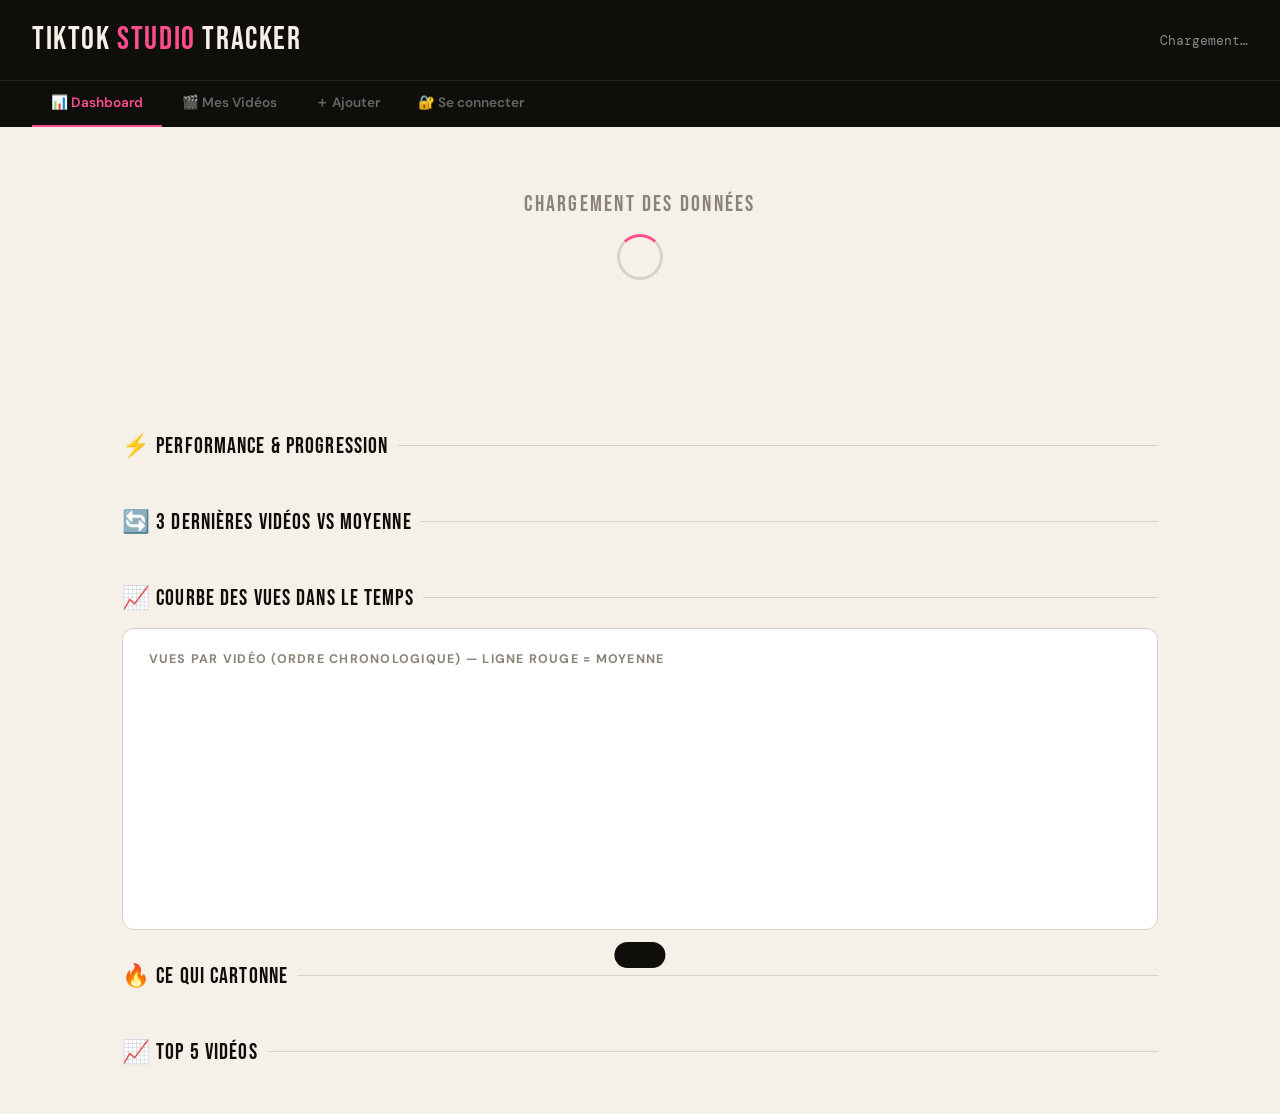
<file: index.html>
<!DOCTYPE html>
<html lang="fr">
<head>
  <meta charset="UTF-8">
  <meta name="viewport" content="width=device-width, initial-scale=1.0">
  <title>TikTok Tracker — Studio</title>
  <link href="https://fonts.googleapis.com/css2?family=Bebas+Neue&family=DM+Sans:wght@300;400;600&family=DM+Mono&display=swap" rel="stylesheet">
  <link rel="stylesheet" href="css/style.css">
</head>
<body>

  <!-- HEADER -->
  <header>
    <div class="logo">TikTok <span>Studio</span> Tracker</div>
    <div class="header-meta" id="header-count">Chargement…</div>
  </header>

  <!-- NAVIGATION -->
  <nav>
    <button class="nav-btn active" onclick="showPage('dashboard')">📊 Dashboard</button>
    <button class="nav-btn" onclick="showPage('videos')">🎬 Mes Vidéos</button>
    <button class="nav-btn" onclick="showPage('add')">＋ Ajouter</button>
    <button class="nav-btn" id="btn-nav-login" onclick="openLoginModal('nav')">🔐 Se connecter</button>
  </nav>

  <!-- LOADER -->
  <div id="loader" class="loading">Chargement des données</div>

  <!-- PAGE DASHBOARD -->
  <div class="page active" id="page-dashboard">
    <div style="height:1.5rem"></div>
    <div class="kpi-row" id="kpi-row"></div>

    <div class="sec-title">⚡ Performance & Progression</div>
    <div class="perf-grid" id="perf-grid"></div>

    <div class="sec-title">🔄 3 dernières vidéos vs moyenne</div>
    <div class="vs-row" id="vs-row"></div>

    <div class="sec-title">📈 Courbe des vues dans le temps</div>
    <div class="chart-card">
      <h4>Vues par vidéo (ordre chronologique) — ligne rouge = moyenne</h4>
      <div class="chart-wrap"><canvas id="chart-vues" height="220"></canvas></div>
    </div>

    <div id="analytics-section"></div>

    <div class="sec-title">🔥 Ce qui cartonne</div>
    <div class="insights-grid" id="insights-grid"></div>

    <div class="sec-title">📈 Top 5 vidéos</div>
    <div id="top5"></div>
  </div>

  <!-- PAGE VIDÉOS -->
  <div class="page" id="page-videos">
    <div style="height:1.5rem"></div>
    <div class="filter-bar">
      <label>Filtrer :</label>
      <select class="filter-select" id="filter-casting">
        <option value="">Tous castings</option>
        <option value="solo">Solo</option>
        <option value="duo">Duo</option>
        <option value="groupe">Groupe</option>
      </select>
      <select class="filter-select" id="filter-lieu">
        <option value="">Tous lieux</option>
        <option value="intérieur">Intérieur</option>
        <option value="extérieur">Extérieur</option>
        <option value="studio">Studio</option>
      </select>
      <select class="filter-select" id="filter-sort">
        <option value="date">Plus récentes</option>
        <option value="vues">Plus vues</option>
        <option value="likes">Plus likées</option>
      </select>
    </div>
    <div class="table-wrap">
      <table>
        <thead>
          <tr>
            <th>Titre / Thème</th>
            <th>Casting</th>
            <th>Lieu</th>
            <th>Durée</th>
            <th>Vues</th>
            <th>Likes</th>
            <th>Partages</th>
            <th>Actions</th>
          </tr>
        </thead>
        <tbody id="videos-tbody"></tbody>
      </table>
    </div>
    <div id="videos-empty" class="empty" style="display:none">
      <div class="big">Aucune vidéo encore</div>
      <p>Ajoutez votre première vidéo !</p>
    </div>
  </div>

  <!-- PAGE AJOUTER -->
  <div class="page" id="page-add">
    <div style="height:1.5rem"></div>
    <div class="form-card">
      <div class="sec-title" style="margin-bottom:1.5rem">Nouvelle vidéo</div>
      <div class="form-grid">
        <div class="field form-full">
          <label>Titre / Thème</label>
          <input type="text" id="f-titre" placeholder="ex: Le pain, Le wifi…"/>
        </div>
        <div class="field">
          <label>Casting</label>
          <select id="f-casting">
            <option value="solo">Solo</option>
            <option value="duo">Duo</option>
            <option value="groupe">Groupe</option>
          </select>
        </div>
        <div class="field">
          <label>Lieu</label>
          <select id="f-lieu">
            <option value="intérieur">Intérieur</option>
            <option value="extérieur">Extérieur</option>
            <option value="studio">Studio</option>
          </select>
        </div>
        <div class="field">
          <label>Durée (secondes)</label>
          <input type="number" id="f-duree" placeholder="ex: 60" min="1"/>
        </div>
        <div class="field">
          <label>Date</label>
          <input type="date" id="f-date"/>
        </div>
        <div class="field">
          <label>👁 Vues</label>
          <input type="number" id="f-vues" placeholder="ex: 12500" min="0"/>
        </div>
        <div class="field">
          <label>❤️ Likes</label>
          <input type="number" id="f-likes" placeholder="ex: 850" min="0"/>
        </div>
        <div class="field">
          <label>🔁 Partages</label>
          <input type="number" id="f-partages" placeholder="ex: 120" min="0"/>
        </div>
        <div class="field form-full">
          <label>Notes</label>
          <textarea id="f-notes" placeholder="Ce qui a bien marché…"></textarea>
        </div>
      </div>
      <button class="submit-btn" id="btn-add">＋ ENREGISTRER LA VIDÉO</button>
    </div>
  </div>

  <!-- ── MODALE ÉDITION ── -->
  <div class="modal-overlay" id="edit-modal">
    <div class="modal">
      <div class="modal-header">
        <div class="modal-title">✏️ Modifier la vidéo</div>
        <button class="modal-close" id="btn-close-modal">✕</button>
      </div>
      <div class="form-grid">
        <div class="field form-full">
          <label>Titre</label>
          <input type="text" id="e-titre"/>
        </div>
        <div class="field">
          <label>Casting</label>
          <select id="e-casting">
            <option value="solo">Solo</option>
            <option value="duo">Duo</option>
            <option value="groupe">Groupe</option>
          </select>
        </div>
        <div class="field">
          <label>Lieu</label>
          <select id="e-lieu">
            <option value="intérieur">Intérieur</option>
            <option value="extérieur">Extérieur</option>
            <option value="studio">Studio</option>
          </select>
        </div>
        <div class="field">
          <label>Durée (s)</label>
          <input type="number" id="e-duree" min="1"/>
        </div>
        <div class="field">
          <label>Date</label>
          <input type="date" id="e-date"/>
        </div>
        <div class="field">
          <label>👁 Vues</label>
          <input type="number" id="e-vues" min="0"/>
        </div>
        <div class="field">
          <label>❤️ Likes</label>
          <input type="number" id="e-likes" min="0"/>
        </div>
        <div class="field">
          <label>🔁 Partages</label>
          <input type="number" id="e-partages" min="0"/>
        </div>
        <div class="field form-full">
          <label>Notes</label>
          <textarea id="e-notes"></textarea>
        </div>
      </div>
      <button class="btn-save" id="btn-save-edit">✓ ENREGISTRER</button>
    </div>
  </div>

    <!-- MODAL LOGIN -->
  <div class="modal-overlay" id="login-modal">
    <div class="modal" style="max-width: 340px;">
      <div class="modal-header">
        <div class="modal-title">🔐 Connexion</div>
        <button class="modal-close" id="btn-close-login">✕</button>
      </div>
      <p id="login-message" class="login-message"></p>
      <div class="field">
        <label>Email</label>
        <input type="email" id="login-email"/>
      </div>
      <div class="field" style="margin-top:0.75rem;">
        <label>Mot de passe</label>
        <input type="password" id="login-password"/>
      </div>
      <button class="btn-save" id="btn-login" style="margin-top:1rem;">→ SE CONNECTER</button>
    </div>
  </div>

  <!-- TOAST -->
  <div id="toast"></div>

  <!-- SCRIPTS -->
  <script type="module" src="js/app.js"></script>

</body>
</html>
</file>
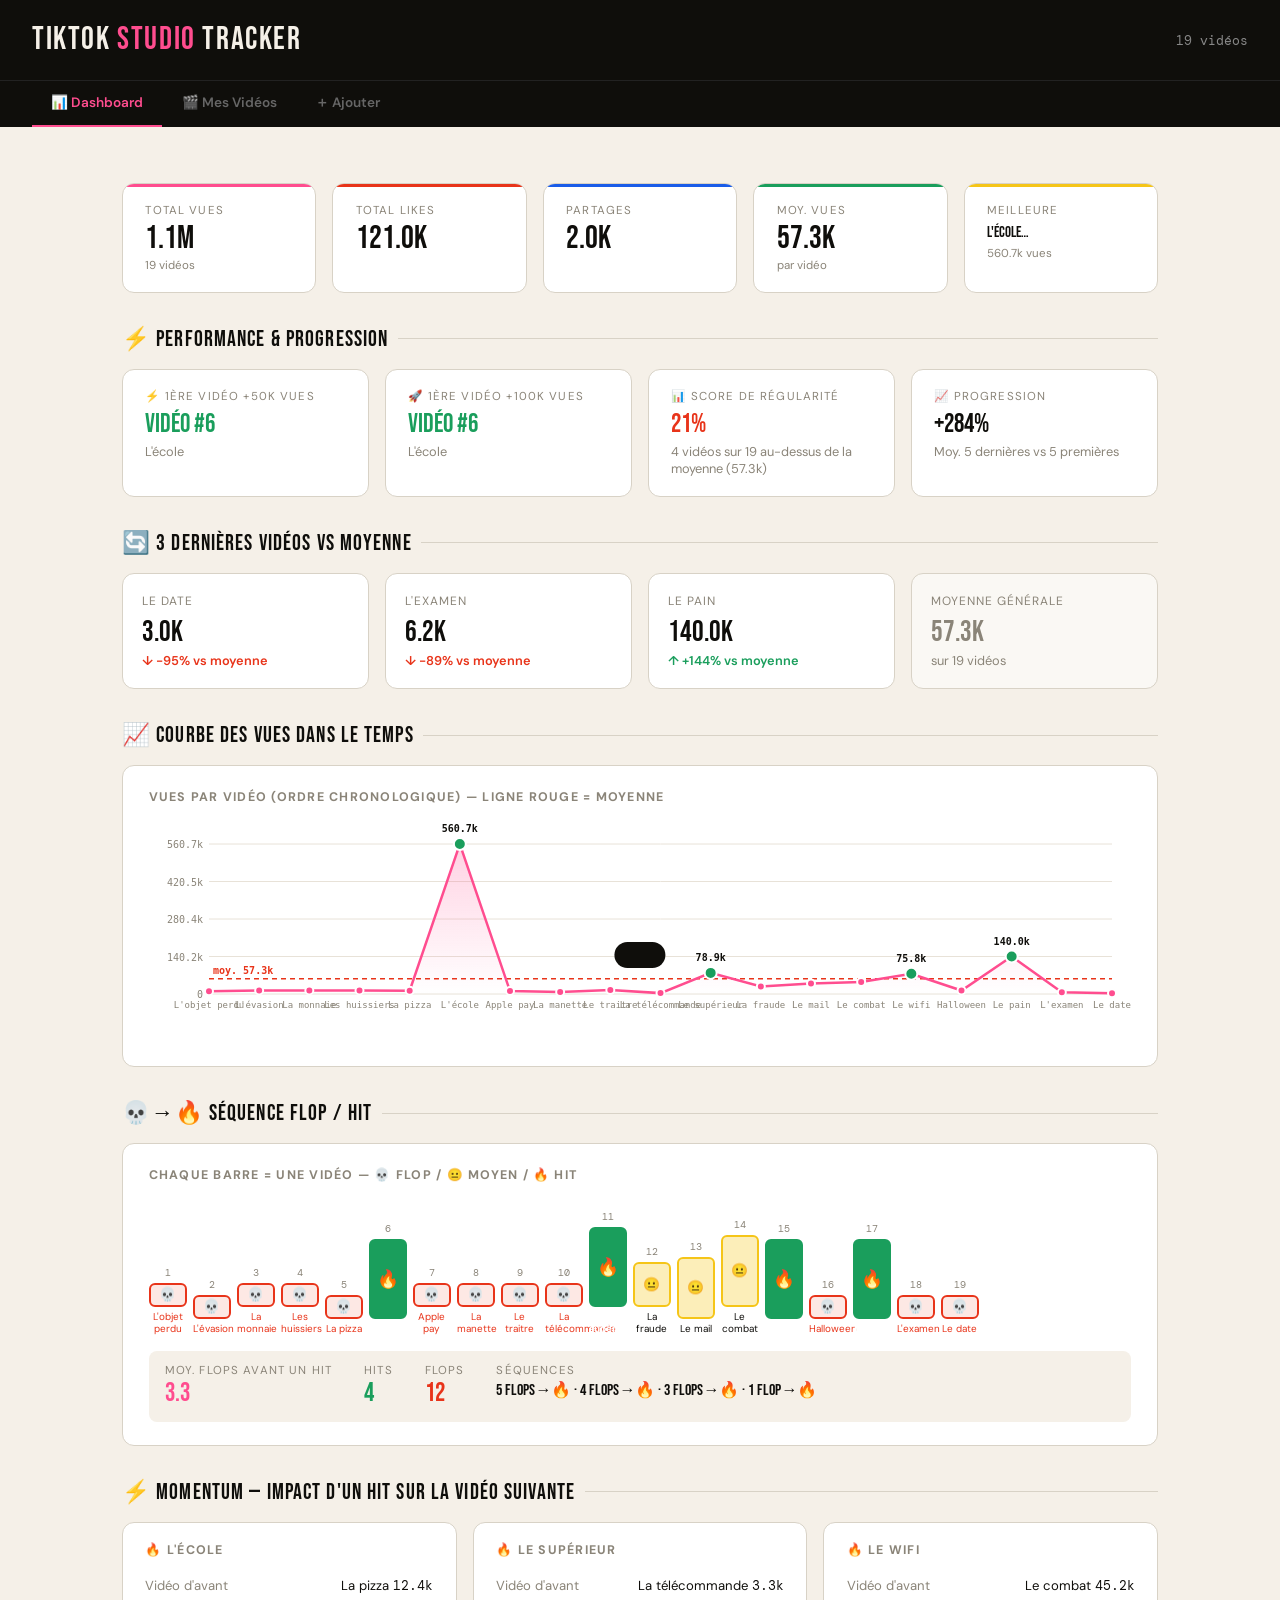
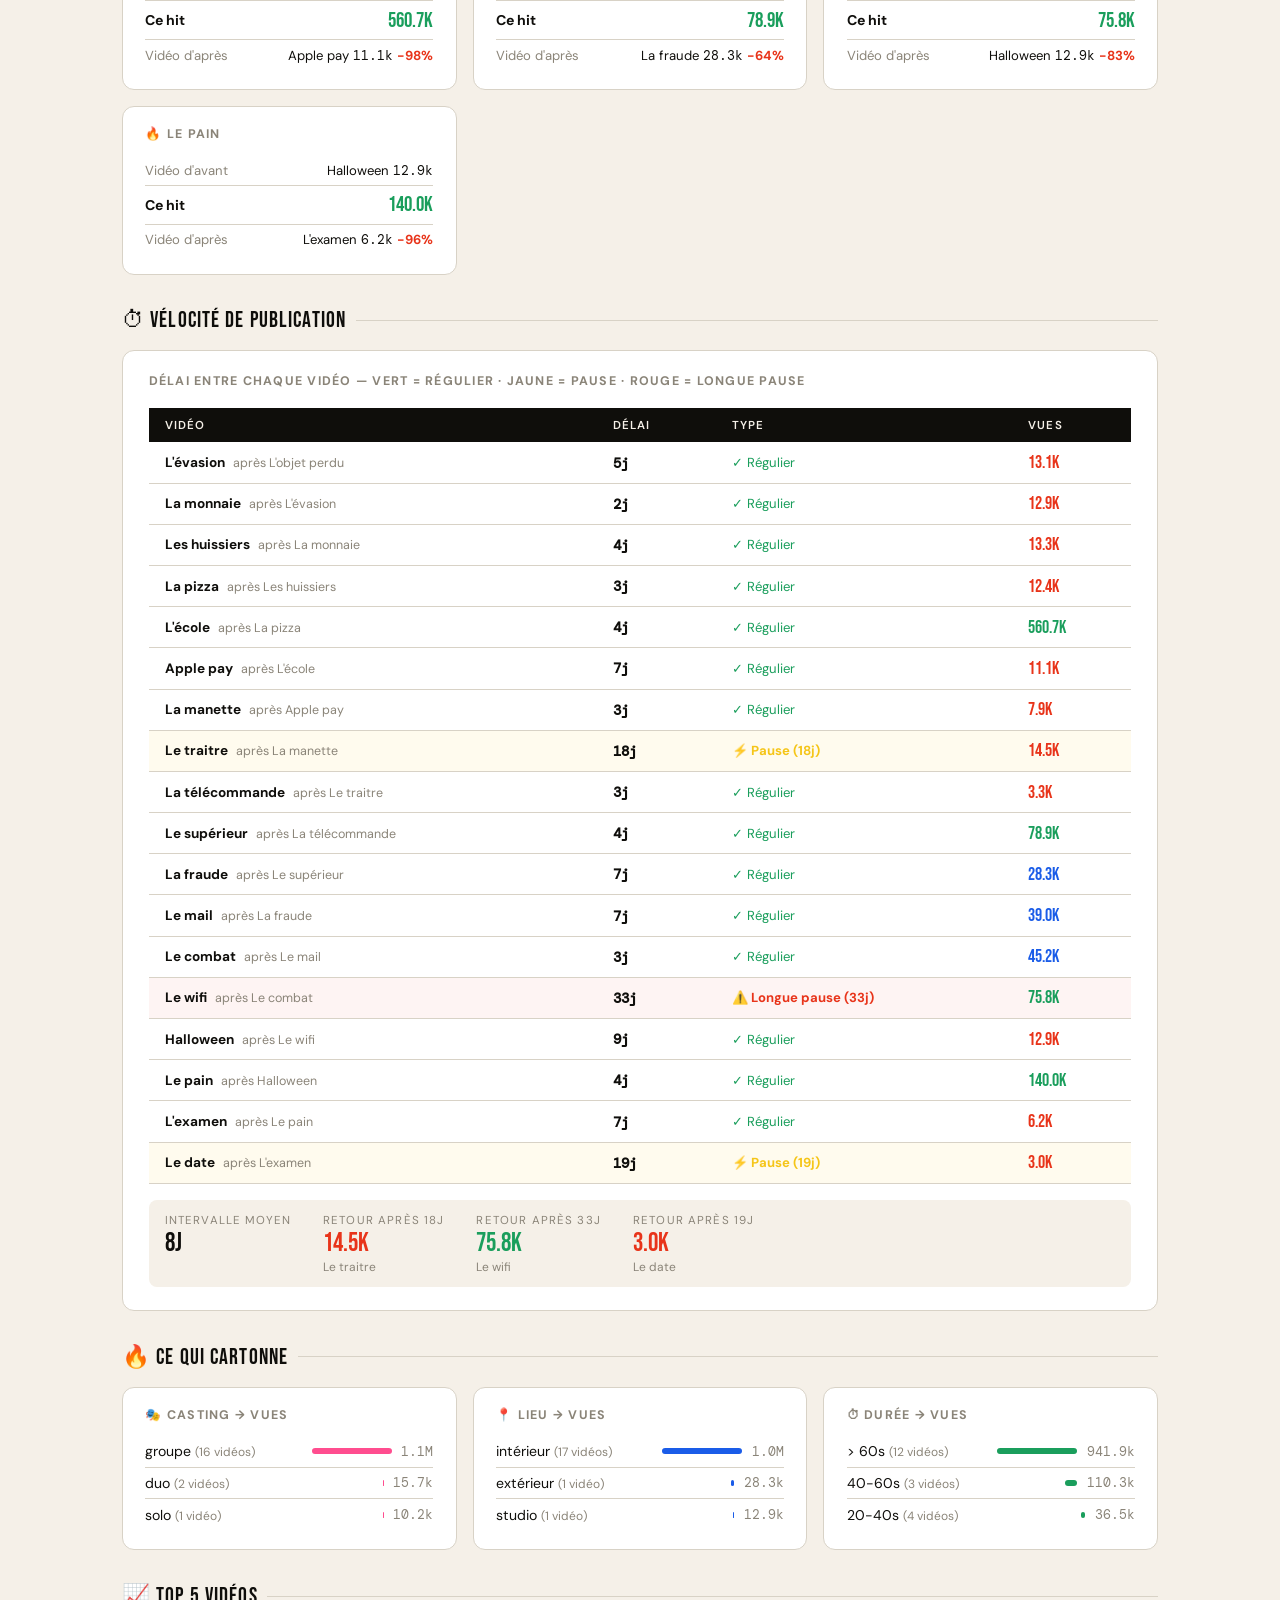
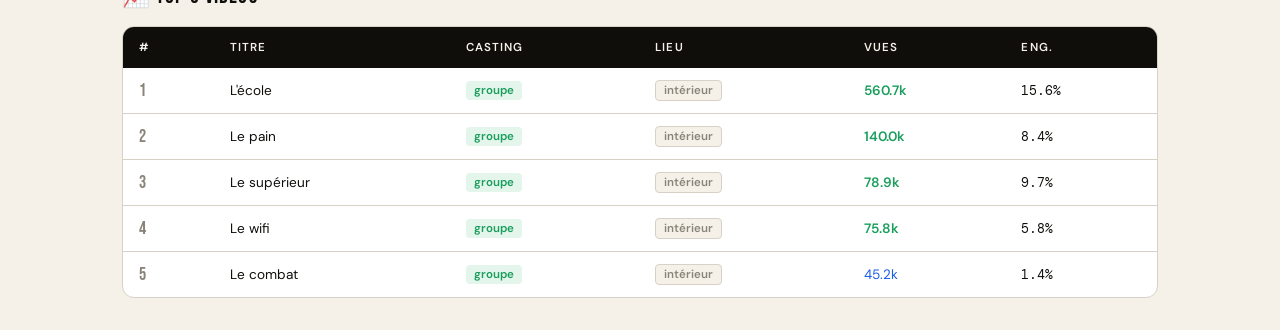
<file: tiktok-tracker-v2 (1).html>
<!DOCTYPE html>
<html lang="fr">
<head>
<meta charset="UTF-8">
<meta name="viewport" content="width=device-width, initial-scale=1.0">
<title>TikTok Tracker — Studio</title>
<link href="https://fonts.googleapis.com/css2?family=Bebas+Neue&family=DM+Sans:wght@300;400;600&family=DM+Mono&display=swap" rel="stylesheet">
<style>
:root {
  --bg:#f5f0e8;--ink:#0f0e0b;--muted:#8a8478;--border:#d8d2c6;
  --card:#fff;--red:#e8341a;--green:#1a9e5c;--blue:#1a5ce8;--yellow:#f5c518;--pink:#ff4d8f;
}
*{box-sizing:border-box;margin:0;padding:0;}
body{background:var(--bg);color:var(--ink);font-family:'DM Sans',sans-serif;min-height:100vh;}
header{background:var(--ink);color:var(--bg);padding:1.5rem 2rem;display:flex;align-items:center;justify-content:space-between;flex-wrap:wrap;gap:1rem;}
.logo{font-family:'Bebas Neue',sans-serif;font-size:2rem;letter-spacing:.05em;line-height:1;}
.logo span{color:var(--pink);}
.header-meta{font-size:.8rem;color:#888;font-family:'DM Mono',monospace;}
nav{background:var(--ink);border-top:1px solid #222;display:flex;padding:0 2rem;}
.nav-btn{background:none;border:none;color:#666;font-family:'DM Sans',sans-serif;font-size:.85rem;font-weight:600;padding:.8rem 1.2rem;cursor:pointer;border-bottom:2px solid transparent;transition:all .2s;}
.nav-btn:hover{color:var(--bg);}
.nav-btn.active{color:var(--pink);border-bottom-color:var(--pink);}
.page{display:none;padding:2rem;max-width:1100px;margin:0 auto;}
.page.active{display:block;}
.kpi-row{display:grid;grid-template-columns:repeat(auto-fit,minmax(150px,1fr));gap:1rem;margin-bottom:2rem;}
.kpi{background:var(--card);border:1.5px solid var(--border);border-radius:12px;padding:1.2rem 1.4rem;position:relative;overflow:hidden;}
.kpi::before{content:'';position:absolute;top:0;left:0;right:0;height:3px;}
.kpi.k-red::before{background:var(--red);}.kpi.k-green::before{background:var(--green);}
.kpi.k-blue::before{background:var(--blue);}.kpi.k-pink::before{background:var(--pink);}
.kpi.k-yellow::before{background:var(--yellow);}
.kpi-label{font-size:.72rem;color:var(--muted);text-transform:uppercase;letter-spacing:.1em;margin-bottom:.3rem;}
.kpi-val{font-family:'Bebas Neue',sans-serif;font-size:2rem;line-height:1;}
.kpi-sub{font-size:.72rem;color:var(--muted);margin-top:.2rem;}
.sec-title{font-family:'Bebas Neue',sans-serif;font-size:1.4rem;letter-spacing:.05em;margin-bottom:1rem;display:flex;align-items:center;gap:.6rem;}
.sec-title::after{content:'';flex:1;height:1px;background:var(--border);}
.insights-grid{display:grid;grid-template-columns:repeat(auto-fit,minmax(260px,1fr));gap:1rem;margin-bottom:2rem;}
.insight-card{background:var(--card);border:1.5px solid var(--border);border-radius:12px;padding:1.2rem 1.4rem;}
.insight-card h4{font-size:.78rem;text-transform:uppercase;letter-spacing:.1em;color:var(--muted);margin-bottom:.8rem;}
.insight-item{display:flex;justify-content:space-between;align-items:center;padding:.4rem 0;border-bottom:1px solid var(--border);font-size:.88rem;}
.insight-item:last-child{border-bottom:none;}
.insight-bar-wrap{display:flex;align-items:center;gap:.6rem;}
.insight-bar{height:6px;border-radius:3px;background:var(--pink);}
.insight-num{font-family:'DM Mono',monospace;font-size:.8rem;color:var(--muted);}
.table-wrap{background:var(--card);border:1.5px solid var(--border);border-radius:12px;overflow:hidden;}
table{width:100%;border-collapse:collapse;}
thead{background:var(--ink);color:var(--bg);}
th{padding:.8rem 1rem;text-align:left;font-size:.72rem;text-transform:uppercase;letter-spacing:.1em;font-weight:600;}
td{padding:.75rem 1rem;font-size:.85rem;border-bottom:1px solid var(--border);vertical-align:middle;}
tr:last-child td{border-bottom:none;}
tr:hover td{background:#faf8f4;}
.badge{display:inline-block;padding:2px 8px;border-radius:4px;font-size:.72rem;font-weight:600;}
.badge-solo{background:#fde8e4;color:var(--red);}
.badge-duo{background:#e4eefe;color:var(--blue);}
.badge-groupe{background:#e4f5ec;color:var(--green);}
.badge-interieur{background:#f5f0e8;color:var(--muted);border:1px solid var(--border);}
.badge-exterieur{background:#e4f5ec;color:var(--green);}
.badge-studio{background:#f0e4fe;color:#7b2fe8;}
.viral{color:var(--green);font-weight:600;}
.medium{color:var(--blue);}
.low{color:var(--muted);}
.action-btns{display:flex;gap:4px;}
.edit-btn,.del-btn{border-radius:6px;padding:4px 10px;cursor:pointer;font-size:.78rem;font-weight:600;transition:all .15s;border:1.5px solid var(--border);background:none;color:var(--muted);}
.edit-btn:hover{background:var(--blue);color:#fff;border-color:var(--blue);}
.del-btn:hover{background:var(--red);color:#fff;border-color:var(--red);}
.form-card{background:var(--card);border:1.5px solid var(--border);border-radius:16px;padding:2rem;max-width:700px;}
.form-grid{display:grid;grid-template-columns:1fr 1fr;gap:1rem;margin-bottom:1rem;}
@media(max-width:600px){.form-grid{grid-template-columns:1fr;}}
.form-full{grid-column:1/-1;}
.field label{display:block;font-size:.75rem;font-weight:600;text-transform:uppercase;letter-spacing:.08em;color:var(--muted);margin-bottom:.4rem;}
.field input,.field select,.field textarea{width:100%;background:var(--bg);border:1.5px solid var(--border);border-radius:8px;padding:.6rem .9rem;font-family:'DM Sans',sans-serif;font-size:.9rem;color:var(--ink);transition:border-color .2s;}
.field input:focus,.field select:focus,.field textarea:focus{outline:none;border-color:var(--pink);}
.field textarea{resize:vertical;min-height:70px;}
.submit-btn{background:var(--ink);color:var(--bg);border:none;border-radius:10px;padding:.85rem 2rem;font-family:'Bebas Neue',sans-serif;font-size:1.1rem;letter-spacing:.08em;cursor:pointer;transition:all .15s;margin-top:.5rem;}
.submit-btn:hover{background:var(--pink);transform:translateY(-1px);}
.filter-bar{display:flex;gap:.6rem;flex-wrap:wrap;margin-bottom:1.2rem;align-items:center;}
.filter-bar label{font-size:.78rem;color:var(--muted);font-weight:600;}
.filter-select{background:var(--card);border:1.5px solid var(--border);border-radius:8px;padding:.4rem .7rem;font-family:'DM Sans',sans-serif;font-size:.82rem;color:var(--ink);cursor:pointer;}
.empty{text-align:center;padding:3rem;color:var(--muted);}
.empty .big{font-family:'Bebas Neue',sans-serif;font-size:2rem;margin-bottom:.5rem;}
@media(max-width:700px){header{padding:1rem;}.logo{font-size:1.4rem;}nav{padding:0 .5rem;overflow-x:auto;}.nav-btn{padding:.7rem .8rem;font-size:.78rem;}.page{padding:1rem;}.kpi-row{grid-template-columns:1fr 1fr;}.kpi{padding:.9rem 1rem;}.kpi-val{font-size:1.5rem;}.insights-grid{grid-template-columns:1fr;}.perf-grid{grid-template-columns:1fr 1fr;}.vs-row{flex-direction:column;}.table-wrap{overflow-x:auto;}table{min-width:550px;}.chart-card{padding:1rem;}.form-grid{grid-template-columns:1fr;}.form-card{padding:1.2rem;}.filter-bar{gap:.4rem;}.sec-title{font-size:1.1rem;}.modal{padding:1.2rem;}}
.modal-overlay{display:none;position:fixed;inset:0;background:rgba(15,14,11,.7);backdrop-filter:blur(4px);z-index:100;align-items:center;justify-content:center;padding:1rem;}
.modal-overlay.open{display:flex;}
.modal{background:var(--card);border:1.5px solid var(--border);border-radius:16px;padding:2rem;width:100%;max-width:620px;max-height:90vh;overflow-y:auto;animation:slideUp .25s cubic-bezier(.17,.67,.42,1.1);}
@keyframes slideUp{from{transform:translateY(30px);opacity:0;}to{transform:translateY(0);opacity:1;}}
.modal-header{display:flex;justify-content:space-between;align-items:center;margin-bottom:1.5rem;}
.modal-title{font-family:'Bebas Neue',sans-serif;font-size:1.4rem;letter-spacing:.05em;}
.modal-close{background:none;border:1.5px solid var(--border);border-radius:8px;width:32px;height:32px;cursor:pointer;font-size:1rem;color:var(--muted);display:flex;align-items:center;justify-content:center;transition:all .15s;}
.modal-close:hover{background:var(--ink);color:var(--bg);}
.btn-save{background:var(--pink);color:#fff;border:none;border-radius:10px;padding:.75rem 1.8rem;font-family:'Bebas Neue',sans-serif;font-size:1.05rem;letter-spacing:.08em;cursor:pointer;transition:all .15s;margin-top:.5rem;}
.btn-save:hover{filter:brightness(1.1);}
#toast{position:fixed;bottom:2rem;left:50%;transform:translateX(-50%) translateY(100px);background:var(--ink);color:var(--bg);padding:.8rem 1.6rem;border-radius:100px;font-size:.85rem;font-weight:600;transition:transform .3s cubic-bezier(.17,.67,.42,1.3);z-index:999;pointer-events:none;}
#toast.show{transform:translateX(-50%) translateY(0);}

/* ── CHART ── */
.chart-card{background:var(--card);border:1.5px solid var(--border);border-radius:12px;padding:1.4rem 1.6rem;margin-bottom:2rem;}
.chart-card h4{font-size:.78rem;text-transform:uppercase;letter-spacing:.1em;color:var(--muted);margin-bottom:1.2rem;}
.chart-wrap{position:relative;width:100%;overflow-x:auto;}
canvas{display:block;}

/* ── PERF CARDS ── */
.perf-grid{display:grid;grid-template-columns:repeat(auto-fit,minmax(220px,1fr));gap:1rem;margin-bottom:2rem;}
.perf-card{background:var(--card);border:1.5px solid var(--border);border-radius:12px;padding:1.2rem 1.4rem;}
.perf-card .label{font-size:.72rem;text-transform:uppercase;letter-spacing:.1em;color:var(--muted);margin-bottom:.5rem;}
.perf-card .val{font-family:'Bebas Neue',sans-serif;font-size:1.6rem;line-height:1;margin-bottom:.3rem;}
.perf-card .sub{font-size:.8rem;color:var(--muted);}
.perf-card.good .val{color:var(--green);}
.perf-card.warn .val{color:var(--yellow);}
.perf-card.bad .val{color:var(--red);}

/* ── DERNIÈRES VS MOYENNE ── */
.vs-row{display:flex;gap:1rem;flex-wrap:wrap;margin-bottom:2rem;}
.vs-card{flex:1;min-width:180px;background:var(--card);border:1.5px solid var(--border);border-radius:12px;padding:1.2rem;}
.vs-card .vs-title{font-size:.75rem;color:var(--muted);text-transform:uppercase;letter-spacing:.08em;margin-bottom:.6rem;}
.vs-card .vs-val{font-family:'Bebas Neue',sans-serif;font-size:1.8rem;line-height:1;}
.vs-card .vs-diff{font-size:.8rem;margin-top:.3rem;font-weight:600;}
.vs-diff.up{color:var(--green);}
.vs-diff.down{color:var(--red);}
.vs-diff.eq{color:var(--muted);}
</style>
</head>
<body>

<header>
  <div class="logo">TikTok <span>Studio</span> Tracker</div>
  <div class="header-meta" id="header-count">0 vidéos</div>
</header>
<nav>
  <button class="nav-btn active" onclick="showPage('dashboard')">📊 Dashboard</button>
  <button class="nav-btn" onclick="showPage('videos')">🎬 Mes Vidéos</button>
  <button class="nav-btn" onclick="showPage('add')">＋ Ajouter</button>
</nav>

<div class="page active" id="page-dashboard">
  <div style="height:1.5rem"></div>
  <div class="kpi-row" id="kpi-row"></div>
  <div class="sec-title">⚡ Performance & Progression</div>
  <div class="perf-grid" id="perf-grid"></div>
  <div class="sec-title">🔄 3 dernières vidéos vs moyenne</div>
  <div class="vs-row" id="vs-row"></div>
  <div class="sec-title">📈 Courbe des vues dans le temps</div>
  <div class="chart-card">
    <h4>Vues par vidéo (ordre chronologique) — ligne rouge = moyenne</h4>
    <div class="chart-wrap"><canvas id="chart-vues" height="220"></canvas></div>
  </div>
  <div id="analytics-section"></div>
  <div class="sec-title">🔥 Ce qui cartonne</div>
  <div class="insights-grid" id="insights-grid"></div>
  <div class="sec-title">📈 Top 5 vidéos</div>
  <div id="top5"></div>
</div>

<div class="page" id="page-videos">
  <div style="height:1.5rem"></div>
  <div class="filter-bar">
    <label>Filtrer :</label>
    <select class="filter-select" id="filter-casting" onchange="renderVideos()">
      <option value="">Tous castings</option><option value="solo">Solo</option>
      <option value="duo">Duo</option><option value="groupe">Groupe</option>
    </select>
    <select class="filter-select" id="filter-lieu" onchange="renderVideos()">
      <option value="">Tous lieux</option><option value="intérieur">Intérieur</option>
      <option value="extérieur">Extérieur</option><option value="studio">Studio</option>
    </select>
    <select class="filter-select" id="filter-sort" onchange="renderVideos()">
      <option value="date">Plus récentes</option><option value="vues">Plus vues</option>
      <option value="likes">Plus likées</option>
    </select>
  </div>
  <div class="table-wrap">
    <table>
      <thead><tr><th>Titre / Thème</th><th>Casting</th><th>Lieu</th><th>Durée</th><th>Vues</th><th>Likes</th><th>Partages</th><th>Actions</th></tr></thead>
      <tbody id="videos-tbody"></tbody>
    </table>
  </div>
  <div id="videos-empty" class="empty" style="display:none">
    <div class="big">Aucune vidéo encore</div><p>Ajoutez votre première vidéo !</p>
  </div>
</div>

<div class="page" id="page-add">
  <div style="height:1.5rem"></div>
  <div class="form-card">
    <div class="sec-title" style="margin-bottom:1.5rem">Nouvelle vidéo</div>
    <div class="form-grid">
      <div class="field form-full"><label>Titre / Thème</label><input type="text" id="f-titre" placeholder="ex: Le pain, Le wifi…"/></div>
      <div class="field"><label>Casting</label><select id="f-casting"><option value="solo">Solo</option><option value="duo">Duo</option><option value="groupe">Groupe</option></select></div>
      <div class="field"><label>Lieu</label><select id="f-lieu"><option value="intérieur">Intérieur</option><option value="extérieur">Extérieur</option><option value="studio">Studio</option></select></div>
      <div class="field"><label>Durée (secondes)</label><input type="number" id="f-duree" placeholder="ex: 60" min="1"/></div>
      <div class="field"><label>Date</label><input type="date" id="f-date"/></div>
      <div class="field"><label>👁 Vues</label><input type="number" id="f-vues" placeholder="ex: 12500" min="0"/></div>
      <div class="field"><label>❤️ Likes</label><input type="number" id="f-likes" placeholder="ex: 850" min="0"/></div>
      <div class="field"><label>🔁 Partages</label><input type="number" id="f-partages" placeholder="ex: 120" min="0"/></div>
      <div class="field form-full"><label>Notes</label><textarea id="f-notes" placeholder="Ce qui a bien marché…"></textarea></div>
    </div>
    <button class="submit-btn" onclick="addVideo()">＋ ENREGISTRER LA VIDÉO</button>
  </div>
</div>

<div class="modal-overlay" id="edit-modal" onclick="handleOverlayClick(event)">
  <div class="modal">
    <div class="modal-header">
      <div class="modal-title">✏️ Modifier la vidéo</div>
      <button class="modal-close" onclick="closeModal()">✕</button>
    </div>
    <div class="form-grid">
      <div class="field form-full"><label>Titre</label><input type="text" id="e-titre"/></div>
      <div class="field"><label>Casting</label><select id="e-casting"><option value="solo">Solo</option><option value="duo">Duo</option><option value="groupe">Groupe</option></select></div>
      <div class="field"><label>Lieu</label><select id="e-lieu"><option value="intérieur">Intérieur</option><option value="extérieur">Extérieur</option><option value="studio">Studio</option></select></div>
      <div class="field"><label>Durée (s)</label><input type="number" id="e-duree" min="1"/></div>
      <div class="field"><label>Date</label><input type="date" id="e-date"/></div>
      <div class="field"><label>👁 Vues</label><input type="number" id="e-vues" min="0"/></div>
      <div class="field"><label>❤️ Likes</label><input type="number" id="e-likes" min="0"/></div>
      <div class="field"><label>🔁 Partages</label><input type="number" id="e-partages" min="0"/></div>
      <div class="field form-full"><label>Notes</label><textarea id="e-notes"></textarea></div>
    </div>
    <button class="btn-save" onclick="saveEdit()">✓ ENREGISTRER</button>
  </div>
</div>

<div id="toast"></div>

<script>
var videos = [
  {id:1,  titre:"L'objet perdu",   casting:"solo",   lieu:"intérieur", duree:98,  date:"2025-07-09", vues:10200,  likes:420,   partages:66,   notes:""},
  {id:2,  titre:"L'évasion",       casting:"groupe", lieu:"intérieur", duree:88,  date:"2025-07-14", vues:13100,  likes:413,   partages:66,   notes:""},
  {id:3,  titre:"La monnaie",      casting:"groupe", lieu:"intérieur", duree:27,  date:"2025-07-16", vues:12900,  likes:379,   partages:31,   notes:""},
  {id:4,  titre:"Les huissiers",   casting:"groupe", lieu:"intérieur", duree:105, date:"2025-07-20", vues:13300,  likes:483,   partages:31,   notes:""},
  {id:5,  titre:"La pizza",        casting:"duo",    lieu:"intérieur", duree:25,  date:"2025-07-23", vues:12400,  likes:351,   partages:33,   notes:"Touche pas a ma pizza hein"},
  {id:6,  titre:"L'école",         casting:"groupe", lieu:"intérieur", duree:135, date:"2025-07-27", vues:560700, likes:86100, partages:1200, notes:"Notre meilleure vidéo !"},
  {id:7,  titre:"Apple pay",       casting:"groupe", lieu:"intérieur", duree:90,  date:"2025-08-03", vues:11100,  likes:190,   partages:54,   notes:""},
  {id:8,  titre:"La manette",      casting:"groupe", lieu:"intérieur", duree:20,  date:"2025-08-06", vues:7900,   likes:241,   partages:40,   notes:""},
  {id:9,  titre:"Le traitre",      casting:"groupe", lieu:"intérieur", duree:131, date:"2025-08-24", vues:14500,  likes:1300,  partages:15,   notes:""},
  {id:10, titre:"La télécommande", casting:"duo",    lieu:"intérieur", duree:35,  date:"2025-08-27", vues:3300,   likes:170,   partages:15,   notes:""},
  {id:11, titre:"Le supérieur",    casting:"groupe", lieu:"intérieur", duree:158, date:"2025-08-31", vues:78900,  likes:7600,  partages:70,   notes:""},
  {id:12, titre:"La fraude",       casting:"groupe", lieu:"extérieur", duree:43,  date:"2025-09-07", vues:28300,  likes:1500,  partages:29,   notes:""},
  {id:13, titre:"Le mail",         casting:"groupe", lieu:"intérieur", duree:70,  date:"2025-09-14", vues:39000,  likes:4400,  partages:31,   notes:""},
  {id:14, titre:"Le combat",       casting:"groupe", lieu:"intérieur", duree:103, date:"2025-09-17", vues:45200,  likes:583,   partages:43,   notes:""},
  {id:15, titre:"Le wifi",         casting:"groupe", lieu:"intérieur", duree:49,  date:"2025-10-20", vues:75800,  likes:4300,  partages:66,   notes:""},
  {id:16, titre:"Halloween",       casting:"groupe", lieu:"studio",    duree:143, date:"2025-10-29", vues:12900,  likes:694,   partages:25,   notes:""},
  {id:17, titre:"Le pain",         casting:"groupe", lieu:"intérieur", duree:75,  date:"2025-11-02", vues:140000, likes:11600, partages:105,  notes:""},
  {id:18, titre:"L'examen",        casting:"groupe", lieu:"intérieur", duree:50,  date:"2025-11-09", vues:6200,   likes:245,   partages:28,   notes:""},
  {id:19, titre:"Le date",         casting:"groupe", lieu:"intérieur", duree:87,  date:"2025-11-28", vues:3000,   likes:70,    partages:7,    notes:""},
];
var nextId = 20;
var editingId = null;

function showPage(name) {
  document.querySelectorAll('.page').forEach(function(p){p.classList.remove('active');});
  document.querySelectorAll('.nav-btn').forEach(function(b){b.classList.remove('active');});
  document.getElementById('page-'+name).classList.add('active');
  document.querySelectorAll('.nav-btn')[['dashboard','videos','add'].indexOf(name)].classList.add('active');
  if(name==='dashboard') renderDashboard();
  if(name==='videos') renderVideos();
}

function fmt(n){
  if(n>=1000000) return (n/1000000).toFixed(1)+'M';
  if(n>=1000) return (n/1000).toFixed(1)+'k';
  return String(n);
}
function engRate(v){return v.vues?((v.likes+v.partages)/v.vues*100):0;}
function viralClass(vues){return vues>=50000?'viral':vues>=10000?'medium':'low';}
function badgeCasting(c){var m={solo:'badge-solo',duo:'badge-duo',groupe:'badge-groupe'};return '<span class="badge '+(m[c]||'')+'">'+c+'</span>';}
function badgeLieu(l){var m={'intérieur':'badge-interieur','extérieur':'badge-exterieur','studio':'badge-studio'};return '<span class="badge '+(m[l]||'')+'">'+l+'</span>';}
function updateHeaderCount(){document.getElementById('header-count').textContent=videos.length+' vidéo'+(videos.length>1?'s':'');}

function sorted(){
  return videos.slice().sort(function(a,b){return new Date(a.date)-new Date(b.date);});
}

function renderDashboard(){
  updateHeaderCount();
  var sv = sorted();
  var tv=sv.reduce(function(s,v){return s+v.vues;},0);
  var tl=sv.reduce(function(s,v){return s+v.likes;},0);
  var tp=sv.reduce(function(s,v){return s+v.partages;},0);
  var ae=sv.length?(sv.reduce(function(s,v){return s+engRate(v);},0)/sv.length).toFixed(1):0;
  var best=sv.length?sv.reduce(function(a,b){return a.vues>b.vues?a:b;}):null;
  var avgVues = sv.length ? Math.round(tv/sv.length) : 0;

  document.getElementById('kpi-row').innerHTML=
    '<div class="kpi k-pink"><div class="kpi-label">Total Vues</div><div class="kpi-val">'+fmt(tv)+'</div><div class="kpi-sub">'+sv.length+' vidéos</div></div>'+
    '<div class="kpi k-red"><div class="kpi-label">Total Likes</div><div class="kpi-val">'+fmt(tl)+'</div></div>'+
    '<div class="kpi k-blue"><div class="kpi-label">Partages</div><div class="kpi-val">'+fmt(tp)+'</div></div>'+
    '<div class="kpi k-green"><div class="kpi-label">Moy. Vues</div><div class="kpi-val">'+fmt(avgVues)+'</div><div class="kpi-sub">par vidéo</div></div>'+
    '<div class="kpi k-yellow"><div class="kpi-label">Meilleure</div><div class="kpi-val" style="font-size:.95rem;line-height:1.3">'+(best?best.titre.substring(0,18)+'…':'—')+'</div><div class="kpi-sub">'+(best?fmt(best.vues)+' vues':'')+'</div></div>';

  // ── PERF CARDS ──
  var first50 = null, first100 = null;
  for(var i=0;i<sv.length;i++){
    if(!first50 && sv[i].vues>=50000) first50 = {n:i+1, titre:sv[i].titre};
    if(!first100 && sv[i].vues>=100000) first100 = {n:i+1, titre:sv[i].titre};
  }
  var aboveMoy = sv.filter(function(v){return v.vues>=avgVues;}).length;
  var scorePct = sv.length ? Math.round(aboveMoy/sv.length*100) : 0;
  var scoreClass = scorePct>=50?'good':scorePct>=30?'warn':'bad';

  document.getElementById('perf-grid').innerHTML=
    '<div class="perf-card '+(first50?'good':'bad')+'"><div class="label">⚡ 1ère vidéo +50k vues</div><div class="val">'+(first50?'Vidéo #'+first50.n:'Pas encore')+'</div><div class="sub">'+(first50?first50.titre:'Continuez !')+'</div></div>'+
    '<div class="perf-card '+(first100?'good':'warn')+'"><div class="label">🚀 1ère vidéo +100k vues</div><div class="val">'+(first100?'Vidéo #'+first100.n:'Pas encore')+'</div><div class="sub">'+(first100?first100.titre:'Bientôt !')+'</div></div>'+
    '<div class="perf-card '+scoreClass+'"><div class="label">📊 Score de régularité</div><div class="val">'+scorePct+'%</div><div class="sub">'+aboveMoy+' vidéos sur '+sv.length+' au-dessus de la moyenne ('+fmt(avgVues)+')</div></div>'+
    '<div class="perf-card"><div class="label">📈 Progression</div><div class="val">'+function(){var h=sv.slice(-5);var l=sv.slice(0,5);var ah=h.reduce(function(s,v){return s+v.vues;},0)/h.length;var al=l.reduce(function(s,v){return s+v.vues;},0)/l.length;var d=Math.round((ah-al)/al*100);return (d>=0?'+':'')+d+'%';}()+'</div><div class="sub">Moy. 5 dernières vs 5 premières</div></div>';

  // ── 3 DERNIÈRES VS MOYENNE ──
  var last3 = sv.slice(-3).reverse();
  var vsHtml = '';
  last3.forEach(function(v){
    var diff = avgVues ? Math.round((v.vues - avgVues)/avgVues*100) : 0;
    var cls = diff>=10?'up':diff<=-10?'down':'eq';
    var arrow = diff>=10?'↑':diff<=-10?'↓':'→';
    vsHtml += '<div class="vs-card"><div class="vs-title">'+v.titre+'</div><div class="vs-val">'+fmt(v.vues)+'</div><div class="vs-diff '+cls+'">'+arrow+' '+(diff>=0?'+':'')+diff+'% vs moyenne</div></div>';
  });
  vsHtml += '<div class="vs-card" style="border-color:var(--border);background:#faf8f4"><div class="vs-title">Moyenne générale</div><div class="vs-val" style="color:var(--muted)">'+fmt(avgVues)+'</div><div class="sub" style="font-size:.8rem;color:var(--muted);margin-top:.3rem">sur '+sv.length+' vidéos</div></div>';
  document.getElementById('vs-row').innerHTML = vsHtml;

  // ── CHART ──
  renderChart(sv, avgVues);

  // ── ANALYTICS ──
  renderAnalytics(sv);

  // ── INSIGHTS ──
  if(sv.length<2){document.getElementById('insights-grid').innerHTML='<p style="color:var(--muted)">Ajoutez au moins 2 vidéos !</p>';}
  else{
    var cm={},lm={},dB={'< 20s':0,'20-40s':0,'40-60s':0,'> 60s':0},dBV={'< 20s':0,'20-40s':0,'40-60s':0,'> 60s':0};
    sv.forEach(function(v){
      if(!cm[v.casting]) cm[v.casting]={count:0,vues:0}; cm[v.casting].count++; cm[v.casting].vues+=v.vues;
      if(!lm[v.lieu]) lm[v.lieu]={count:0,vues:0}; lm[v.lieu].count++; lm[v.lieu].vues+=v.vues;
      var k=v.duree<20?'< 20s':v.duree<40?'20-40s':v.duree<60?'40-60s':'> 60s'; dB[k]++; dBV[k]+=v.vues;
    });
    var maxC=Math.max.apply(null,Object.values(cm).map(function(x){return x.vues;}));
    var maxL=Math.max.apply(null,Object.values(lm).map(function(x){return x.vues;}));
    var maxD=Math.max.apply(null,Object.values(dBV));
    function rows(map,maxV,color){
      return Object.entries(map).sort(function(a,b){return b[1].vues-a[1].vues;}).map(function(e){
        var pct=maxV?Math.round(e[1].vues/maxV*100):0;
        return '<div class="insight-item"><span>'+e[0]+' <span style="color:var(--muted);font-size:.75rem">('+e[1].count+' vidéo'+(e[1].count>1?'s':'')+')</span></span><div class="insight-bar-wrap"><div class="insight-bar" style="width:'+pct+'px;max-width:80px;background:'+color+'"></div><span class="insight-num">'+fmt(e[1].vues)+'</span></div></div>';
      }).join('');
    }
    var dRows=Object.entries(dBV).filter(function(e){return dB[e[0]]>0;}).sort(function(a,b){return b[1]-a[1];}).map(function(e){
      var pct=maxD?Math.round(e[1]/maxD*100):0;
      return '<div class="insight-item"><span>'+e[0]+' <span style="color:var(--muted);font-size:.75rem">('+dB[e[0]]+' vidéo'+(dB[e[0]]>1?'s':'')+')</span></span><div class="insight-bar-wrap"><div class="insight-bar" style="width:'+pct+'px;max-width:80px;background:var(--green)"></div><span class="insight-num">'+fmt(e[1])+'</span></div></div>';
    }).join('');
    document.getElementById('insights-grid').innerHTML=
      '<div class="insight-card"><h4>🎭 Casting → Vues</h4>'+rows(cm,maxC,'var(--pink)')+'</div>'+
      '<div class="insight-card"><h4>📍 Lieu → Vues</h4>'+rows(lm,maxL,'var(--blue)')+'</div>'+
      '<div class="insight-card"><h4>⏱ Durée → Vues</h4>'+dRows+'</div>';
  }

  // ── TOP 5 ──
  var top=sv.slice().sort(function(a,b){return b.vues-a.vues;}).slice(0,5);
  document.getElementById('top5').innerHTML=top.length?'<div class="table-wrap"><table><thead><tr><th>#</th><th>Titre</th><th>Casting</th><th>Lieu</th><th>Vues</th><th>Eng.</th></tr></thead><tbody>'+
    top.map(function(v,i){return '<tr><td style="font-family:\'Bebas Neue\',sans-serif;font-size:1.1rem;color:var(--muted)">'+(i+1)+'</td><td>'+v.titre+'</td><td>'+badgeCasting(v.casting)+'</td><td>'+badgeLieu(v.lieu)+'</td><td class="'+viralClass(v.vues)+'">'+fmt(v.vues)+'</td><td style="font-family:\'DM Mono\',monospace;font-size:.82rem">'+engRate(v).toFixed(1)+'%</td></tr>';}).join('')+
    '</tbody></table></div>':'';
}

// ── CHART ──────────────────────────────────────────────
function renderChart(sv, avgVues){
  var canvas = document.getElementById('chart-vues');
  var W = canvas.parentElement.offsetWidth || 700;
  canvas.width = W; canvas.height = 220;
  var ctx = canvas.getContext('2d');
  var pad = {top:20, right:20, bottom:50, left:60};
  var cw = W - pad.left - pad.right;
  var ch = 220 - pad.top - pad.bottom;
  var maxV = Math.max.apply(null, sv.map(function(v){return v.vues;}));
  var n = sv.length;

  ctx.clearRect(0,0,W,220);

  // grid lines
  ctx.strokeStyle='#e8e2d8'; ctx.lineWidth=1;
  for(var g=0;g<=4;g++){
    var gy = pad.top + ch - (g/4)*ch;
    ctx.beginPath(); ctx.moveTo(pad.left,gy); ctx.lineTo(pad.left+cw,gy); ctx.stroke();
    ctx.fillStyle='#8a8478'; ctx.font='10px DM Mono,monospace'; ctx.textAlign='right';
    ctx.fillText(fmt(Math.round(maxV*g/4)), pad.left-6, gy+4);
  }

  // moyenne line
  var avgY = pad.top + ch - (avgVues/maxV)*ch;
  ctx.strokeStyle='#e8341a'; ctx.lineWidth=1.5; ctx.setLineDash([5,4]);
  ctx.beginPath(); ctx.moveTo(pad.left, avgY); ctx.lineTo(pad.left+cw, avgY); ctx.stroke();
  ctx.setLineDash([]);
  ctx.fillStyle='#e8341a'; ctx.font='bold 10px DM Mono,monospace'; ctx.textAlign='left';
  ctx.fillText('moy. '+fmt(avgVues), pad.left+4, avgY-5);

  // area fill
  var grad = ctx.createLinearGradient(0, pad.top, 0, pad.top+ch);
  grad.addColorStop(0,'rgba(255,77,143,0.25)');
  grad.addColorStop(1,'rgba(255,77,143,0)');
  ctx.fillStyle = grad;
  ctx.beginPath();
  sv.forEach(function(v,i){
    var x = pad.left + (i/(n-1))*cw;
    var y = pad.top + ch - (v.vues/maxV)*ch;
    if(i===0) ctx.moveTo(x, y); else ctx.lineTo(x, y);
  });
  ctx.lineTo(pad.left+cw, pad.top+ch);
  ctx.lineTo(pad.left, pad.top+ch);
  ctx.closePath(); ctx.fill();

  // line
  ctx.strokeStyle='#ff4d8f'; ctx.lineWidth=2.5; ctx.setLineDash([]);
  ctx.beginPath();
  sv.forEach(function(v,i){
    var x = pad.left + (n>1?(i/(n-1))*cw:cw/2);
    var y = pad.top + ch - (v.vues/maxV)*ch;
    if(i===0) ctx.moveTo(x,y); else ctx.lineTo(x,y);
  });
  ctx.stroke();

  // dots + labels
  sv.forEach(function(v,i){
    var x = pad.left + (n>1?(i/(n-1))*cw:cw/2);
    var y = pad.top + ch - (v.vues/maxV)*ch;
    ctx.beginPath();
    ctx.arc(x, y, v.vues>=50000?6:4, 0, Math.PI*2);
    ctx.fillStyle = v.vues>=50000?'#1a9e5c':'#ff4d8f';
    ctx.fill();
    ctx.strokeStyle='#fff'; ctx.lineWidth=2; ctx.stroke();

    // x label
    ctx.fillStyle='#8a8478'; ctx.font='9px DM Mono,monospace'; ctx.textAlign='center';
    var short = v.titre.split(' ').slice(0,2).join(' ');
    ctx.fillText(short, x, 220-pad.bottom+14);

    // value on top for high ones
    if(v.vues>=50000){
      ctx.fillStyle='#0f0e0b'; ctx.font='bold 10px DM Mono,monospace';
      ctx.fillText(fmt(v.vues), x, y-12);
    }
  });
}

// ── ANALYTICS ──────────────────────────────────────────
function renderAnalytics(sv) {
  var HIT = 50000, FLOP = 15000;

  // ── FLOP/HIT SEQUENCE ──
  var seqHtml = '<div class="chart-card" style="margin-bottom:2rem"><h4>Chaque barre = une vidéo — 💀 flop / 😐 moyen / 🔥 hit</h4><div style="display:flex;flex-wrap:wrap;gap:6px;align-items:flex-end;padding-top:.5rem">';
  var flopCount = 0, flopBeforeHit = [];
  sv.forEach(function(v, i){
    var isHit = v.vues >= HIT, isFlop = v.vues < FLOP;
    if(isHit){ flopBeforeHit.push(flopCount); flopCount=0; } else { flopCount++; }
    var h = Math.max(24, Math.min(80, Math.round(v.vues/HIT*80)));
    var bg = isHit?'var(--green)':isFlop?'#fde8e4':'rgba(245,197,24,.3)';
    var border = isHit?'var(--green)':isFlop?'var(--red)':'var(--yellow)';
    var textColor = isHit?'#fff':isFlop?'var(--red)':'#0f0e0b';
    var emoji = isHit?'🔥':isFlop?'💀':'😐';
    var short = v.titre.split(' ').slice(0,2).join(' ');
    seqHtml += '<div style="display:flex;flex-direction:column;align-items:center;gap:4px" title="'+v.titre+' — '+fmt(v.vues)+' vues">';
    seqHtml += '<div style="font-size:.65rem;color:var(--muted);font-family:\'DM Mono\',monospace">'+(i+1)+'</div>';
    seqHtml += '<div style="width:38px;height:'+h+'px;background:'+bg+';border:2px solid '+border+';border-radius:6px;display:flex;align-items:center;justify-content:center;font-size:'+(isHit?'1.1':'0.85')+'rem">'+emoji+'</div>';
    seqHtml += '<div style="font-size:.62rem;color:'+textColor+';text-align:center;max-width:38px;line-height:1.2;font-weight:'+(isHit?'700':'400')+'">'+short+'</div>';
    seqHtml += '</div>';
  });
  seqHtml += '</div>';
  var avgFlops = flopBeforeHit.length?(flopBeforeHit.reduce(function(s,n){return s+n;},0)/flopBeforeHit.length).toFixed(1):'—';
  seqHtml += '<div style="margin-top:1rem;padding:.8rem 1rem;background:var(--bg);border-radius:8px;display:flex;gap:2rem;flex-wrap:wrap">';
  seqHtml += '<div><div style="font-size:.72rem;color:var(--muted);text-transform:uppercase;letter-spacing:.1em">Moy. flops avant un hit</div><div style="font-family:\'Bebas Neue\',sans-serif;font-size:1.6rem;color:var(--pink)">'+avgFlops+'</div></div>';
  seqHtml += '<div><div style="font-size:.72rem;color:var(--muted);text-transform:uppercase;letter-spacing:.1em">Hits</div><div style="font-family:\'Bebas Neue\',sans-serif;font-size:1.6rem;color:var(--green)">'+flopBeforeHit.length+'</div></div>';
  seqHtml += '<div><div style="font-size:.72rem;color:var(--muted);text-transform:uppercase;letter-spacing:.1em">Flops</div><div style="font-family:\'Bebas Neue\',sans-serif;font-size:1.6rem;color:var(--red)">'+sv.filter(function(v){return v.vues<FLOP;}).length+'</div></div>';
  seqHtml += '<div><div style="font-size:.72rem;color:var(--muted);text-transform:uppercase;letter-spacing:.1em">Séquences</div><div style="font-family:\'Bebas Neue\',sans-serif;font-size:1rem;color:var(--ink);line-height:1.6">'+flopBeforeHit.map(function(n){return n+' flop'+(n>1?'s':'')+'→🔥';}).join(' · ')+'</div></div>';
  seqHtml += '</div></div>';

  // ── MOMENTUM ──
  var momHtml = '<div style="display:grid;grid-template-columns:repeat(auto-fit,minmax(260px,1fr));gap:1rem;margin-bottom:2rem">';
  sv.forEach(function(v, i){
    if(v.vues < HIT) return;
    var before = i>0?sv[i-1]:null, after = i<sv.length-1?sv[i+1]:null;
    var afterDiff = after?Math.round((after.vues-v.vues)/v.vues*100):null;
    var afterColor = afterDiff===null?'var(--muted)':afterDiff<-30?'var(--red)':afterDiff>10?'var(--green)':'var(--muted)';
    momHtml += '<div class="insight-card">';
    momHtml += '<h4>🔥 '+v.titre+'</h4>';
    momHtml += '<div class="insight-item"><span style="color:var(--muted);font-size:.82rem">Vidéo d\'avant</span><span style="font-size:.82rem">'+(before?before.titre+' <span style="font-family:\'DM Mono\',monospace">'+fmt(before.vues)+'</span>':'—')+'</span></div>';
    momHtml += '<div class="insight-item"><span style="font-weight:700">Ce hit</span><span style="font-family:\'Bebas Neue\',sans-serif;font-size:1.3rem;color:var(--green)">'+fmt(v.vues)+'</span></div>';
    momHtml += '<div class="insight-item"><span style="color:var(--muted);font-size:.82rem">Vidéo d\'après</span><span style="font-size:.82rem">'+(after?after.titre+' <span style="font-family:\'DM Mono\',monospace">'+fmt(after.vues)+'</span> <span style="color:'+afterColor+';font-weight:700">'+(afterDiff!==null?(afterDiff>0?'+':'')+afterDiff+'%':'')+'</span>':'—')+'</span></div>';
    momHtml += '</div>';
  });
  momHtml += '</div>';

  // ── VÉLOCITÉ ──
  var gaps = [];
  for(var i=1;i<sv.length;i++){ var d1=new Date(sv[i-1].date),d2=new Date(sv[i].date); gaps.push(Math.round((d2-d1)/(1000*60*60*24))); }
  var avgGap = gaps.length?Math.round(gaps.reduce(function(s,g){return s+g;},0)/gaps.length):0;
  var velHtml = '<div class="chart-card" style="margin-bottom:2rem"><h4>Délai entre chaque vidéo — vert = régulier · jaune = pause · rouge = longue pause</h4><div style="overflow-x:auto"><table style="width:100%;border-collapse:collapse">';
  velHtml += '<thead style="background:var(--ink);color:var(--bg)"><tr><th style="padding:.6rem 1rem;text-align:left;font-size:.72rem;text-transform:uppercase;letter-spacing:.1em">Vidéo</th><th style="padding:.6rem 1rem;font-size:.72rem;text-transform:uppercase;letter-spacing:.1em">Délai</th><th style="padding:.6rem 1rem;font-size:.72rem;text-transform:uppercase;letter-spacing:.1em">Type</th><th style="padding:.6rem 1rem;font-size:.72rem;text-transform:uppercase;letter-spacing:.1em">Vues</th></tr></thead><tbody>';
  var pauseStats = [];
  for(var i=1;i<sv.length;i++){
    var d1=new Date(sv[i-1].date),d2=new Date(sv[i].date);
    var gap=Math.round((d2-d1)/(1000*60*60*24));
    var isLong=gap>=25, isPause=gap>=14;
    if(isPause) pauseStats.push({titre:sv[i].titre,gap:gap,vues:sv[i].vues});
    var typeLabel = isLong?'<span style="color:var(--red);font-weight:700">⚠️ Longue pause ('+gap+'j)</span>':isPause?'<span style="color:var(--yellow);font-weight:700">⚡ Pause ('+gap+'j)</span>':'<span style="color:var(--green)">✓ Régulier</span>';
    var rowBg = isLong?'rgba(232,52,26,.05)':isPause?'rgba(245,197,24,.07)':'';
    velHtml += '<tr style="background:'+rowBg+';border-bottom:1px solid var(--border)">';
    velHtml += '<td style="padding:.6rem 1rem;font-size:.85rem"><strong>'+sv[i].titre+'</strong><span style="color:var(--muted);font-size:.78rem;margin-left:.5rem">après '+sv[i-1].titre+'</span></td>';
    velHtml += '<td style="padding:.6rem 1rem;font-family:\'DM Mono\',monospace;font-size:.9rem;font-weight:700">'+gap+'j</td>';
    velHtml += '<td style="padding:.6rem 1rem;font-size:.82rem">'+typeLabel+'</td>';
    velHtml += '<td style="padding:.6rem 1rem;font-family:\'Bebas Neue\',sans-serif;font-size:1.1rem;color:'+(sv[i].vues>=HIT?'var(--green)':sv[i].vues<FLOP?'var(--red)':'var(--blue)')+'">'+fmt(sv[i].vues)+'</td>';
    velHtml += '</tr>';
  }
  velHtml += '</tbody></table>';
  velHtml += '<div style="margin-top:1rem;padding:.8rem 1rem;background:var(--bg);border-radius:8px;display:flex;gap:2rem;flex-wrap:wrap">';
  velHtml += '<div><div style="font-size:.72rem;color:var(--muted);text-transform:uppercase;letter-spacing:.1em">Intervalle moyen</div><div style="font-family:\'Bebas Neue\',sans-serif;font-size:1.6rem">'+avgGap+'j</div></div>';
  pauseStats.forEach(function(p){
    velHtml += '<div><div style="font-size:.72rem;color:var(--muted);text-transform:uppercase;letter-spacing:.1em">Retour après '+p.gap+'j</div><div style="font-family:\'Bebas Neue\',sans-serif;font-size:1.6rem;color:'+(p.vues>=HIT?'var(--green)':p.vues<FLOP?'var(--red)':'var(--blue)')+'">'+fmt(p.vues)+'</div><div style="font-size:.75rem;color:var(--muted)">'+p.titre+'</div></div>';
  });
  velHtml += '</div></div>';

  document.getElementById('analytics-section').innerHTML =
    '<div class="sec-title">💀→🔥 Séquence Flop / Hit</div>' + seqHtml +
    '<div class="sec-title">⚡ Momentum — impact d\'un hit sur la vidéo suivante</div>' + momHtml +
    '<div class="sec-title">⏱ Vélocité de publication</div>' + velHtml;
}

// ── VIDEOS ──────────────────────────────────────────────
function renderVideos(){
  updateHeaderCount();
  var casting=document.getElementById('filter-casting').value;
  var lieu=document.getElementById('filter-lieu').value;
  var sort=document.getElementById('filter-sort').value;
  var filtered=videos.filter(function(v){return(!casting||v.casting===casting)&&(!lieu||v.lieu===lieu);});
  if(sort==='vues') filtered.sort(function(a,b){return b.vues-a.vues;});
  else if(sort==='likes') filtered.sort(function(a,b){return b.likes-a.likes;});
  else filtered.sort(function(a,b){return new Date(b.date)-new Date(a.date);});
  var tbody=document.getElementById('videos-tbody');
  var empty=document.getElementById('videos-empty');
  if(!filtered.length){tbody.innerHTML='';empty.style.display='block';return;}
  empty.style.display='none';
  tbody.innerHTML=filtered.map(function(v){
    var note=v.notes?'<br><span style="color:var(--muted);font-size:.75rem">'+v.notes.substring(0,50)+(v.notes.length>50?'…':'')+'</span>':'';
    return '<tr><td><strong>'+v.titre+'</strong>'+note+'</td><td>'+badgeCasting(v.casting)+'</td><td>'+badgeLieu(v.lieu)+'</td><td style="font-family:\'DM Mono\',monospace;font-size:.82rem">'+v.duree+'s</td><td class="'+viralClass(v.vues)+'">'+fmt(v.vues)+'</td><td>'+fmt(v.likes)+'</td><td>'+fmt(v.partages)+'</td><td><div class="action-btns"><button class="edit-btn" data-id="'+v.id+'">✏️</button><button class="del-btn" data-id="'+v.id+'">✕</button></div></td></tr>';
  }).join('');
  tbody.querySelectorAll('.del-btn').forEach(function(btn){
    btn.addEventListener('click',function(){
      var id=parseInt(this.getAttribute('data-id'));
      videos=videos.filter(function(v){return v.id!==id;});
      renderVideos(); toast('🗑 Vidéo supprimée');
    });
  });
  tbody.querySelectorAll('.edit-btn').forEach(function(btn){
    btn.addEventListener('click',function(){openEdit(parseInt(this.getAttribute('data-id')));});
  });
}

function addVideo(){
  var titre=document.getElementById('f-titre').value.trim();
  var duree=parseInt(document.getElementById('f-duree').value);
  if(!titre) return toast('⚠ Entrez un titre !');
  if(!duree||duree<=0) return toast('⚠ Entrez une durée !');
  videos.push({id:nextId++,titre:titre,casting:document.getElementById('f-casting').value,lieu:document.getElementById('f-lieu').value,duree:duree,date:document.getElementById('f-date').value||new Date().toISOString().split('T')[0],vues:parseInt(document.getElementById('f-vues').value)||0,likes:parseInt(document.getElementById('f-likes').value)||0,partages:parseInt(document.getElementById('f-partages').value)||0,notes:document.getElementById('f-notes').value.trim()});
  ['f-titre','f-duree','f-vues','f-likes','f-partages','f-notes'].forEach(function(id){document.getElementById(id).value='';});
  toast('✓ Vidéo ajoutée !'); showPage('dashboard');
}

function openEdit(id){
  var v=null; for(var i=0;i<videos.length;i++){if(videos[i].id===id){v=videos[i];break;}}
  if(!v) return; editingId=id;
  document.getElementById('e-titre').value=v.titre;
  document.getElementById('e-casting').value=v.casting;
  document.getElementById('e-lieu').value=v.lieu;
  document.getElementById('e-duree').value=v.duree;
  document.getElementById('e-date').value=v.date;
  document.getElementById('e-vues').value=v.vues;
  document.getElementById('e-likes').value=v.likes;
  document.getElementById('e-partages').value=v.partages;
  document.getElementById('e-notes').value=v.notes||'';
  document.getElementById('edit-modal').classList.add('open');
}
function closeModal(){document.getElementById('edit-modal').classList.remove('open');editingId=null;}
function handleOverlayClick(e){if(e.target===document.getElementById('edit-modal'))closeModal();}
function saveEdit(){
  var v=null; for(var i=0;i<videos.length;i++){if(videos[i].id===editingId){v=videos[i];break;}}
  if(!v) return;
  var titre=document.getElementById('e-titre').value.trim();
  if(!titre) return toast('⚠ Titre obligatoire !');
  v.titre=titre; v.casting=document.getElementById('e-casting').value; v.lieu=document.getElementById('e-lieu').value;
  v.duree=parseInt(document.getElementById('e-duree').value)||v.duree; v.date=document.getElementById('e-date').value||v.date;
  v.vues=parseInt(document.getElementById('e-vues').value)||0; v.likes=parseInt(document.getElementById('e-likes').value)||0;
  v.partages=parseInt(document.getElementById('e-partages').value)||0; v.notes=document.getElementById('e-notes').value.trim();
  closeModal(); renderVideos(); toast('✓ Vidéo modifiée !');
}
function toast(msg){
  var el=document.getElementById('toast'); el.textContent=msg; el.classList.add('show');
  setTimeout(function(){el.classList.remove('show');},2500);
}

document.getElementById('f-date').valueAsDate=new Date();
renderDashboard();
</script>
</body>
</html>
</file>
<file: css/style.css>
/* ── VARIABLES ── */
:root {
  --bg: #f5f0e8;
  --ink: #0f0e0b;
  --muted: #8a8478;
  --border: #d8d2c6;
  --card: #fff;
  --red: #e8341a;
  --green: #1a9e5c;
  --blue: #1a5ce8;
  --yellow: #f5c518;
  --pink: #ff4d8f;
}

/* RESET */
* { box-sizing: border-box; margin: 0; padding: 0; }

/* BASE */
body {
  background: var(--bg);
  color: var(--ink);
  font-family: 'DM Sans', sans-serif;
  min-height: 100vh;
}

/*  HEADER */
header {
  background: var(--ink);
  color: var(--bg);
  padding: 1.5rem 2rem;
  display: flex;
  align-items: center;
  justify-content: space-between;
  flex-wrap: wrap;
  gap: 1rem;
}
.logo { font-family: 'Bebas Neue', sans-serif; font-size: 2rem; letter-spacing: .05em; line-height: 1; }
.logo span { color: var(--pink); }
.header-meta { font-size: .8rem; color: #888; font-family: 'DM Mono', monospace; }

/* NAV */
nav { background: var(--ink); border-top: 1px solid #222; display: flex; padding: 0 2rem; }
.nav-btn {
  background: none; border: none; color: #666;
  font-family: 'DM Sans', sans-serif; font-size: .85rem; font-weight: 600;
  padding: .8rem 1.2rem; cursor: pointer;
  border-bottom: 2px solid transparent; transition: all .2s;
}
.nav-btn:hover { color: var(--bg); }
.nav-btn.active { color: var(--pink); border-bottom-color: var(--pink); }

/* PAGES  */
.page { display: none; padding: 2rem; max-width: 1100px; margin: 0 auto; }
.page.active { display: block; }

/* LOADING */
.loading {
  text-align: center; padding: 4rem;
  font-family: 'Bebas Neue', sans-serif;
  font-size: 1.4rem; color: var(--muted);
  letter-spacing: .1em;
}
.loading::after {
  content: ''; display: block; width: 40px; height: 40px;
  border: 3px solid var(--border); border-top-color: var(--pink);
  border-radius: 50%; margin: 1rem auto 0;
  animation: spin .8s linear infinite;
}
@keyframes spin { to { transform: rotate(360deg); } }

/* KPI ROW */
.kpi-row { display: grid; grid-template-columns: repeat(auto-fit, minmax(150px, 1fr)); gap: 1rem; margin-bottom: 2rem; }
.kpi { background: var(--card); border: 1.5px solid var(--border); border-radius: 12px; padding: 1.2rem 1.4rem; position: relative; overflow: hidden; }
.kpi::before { content: ''; position: absolute; top: 0; left: 0; right: 0; height: 3px; }
.kpi.k-red::before { background: var(--red); }
.kpi.k-green::before { background: var(--green); }
.kpi.k-blue::before { background: var(--blue); }
.kpi.k-pink::before { background: var(--pink); }
.kpi.k-yellow::before { background: var(--yellow); }
.kpi-label { font-size: .72rem; color: var(--muted); text-transform: uppercase; letter-spacing: .1em; margin-bottom: .3rem; }
.kpi-val { font-family: 'Bebas Neue', sans-serif; font-size: 2rem; line-height: 1; }
.kpi-sub { font-size: .72rem; color: var(--muted); margin-top: .2rem; }

/*  SECTION TITLE  */
.sec-title {
  font-family: 'Bebas Neue', sans-serif; font-size: 1.4rem;
  letter-spacing: .05em; margin-bottom: 1rem;
  display: flex; align-items: center; gap: .6rem;
}
.sec-title::after { content: ''; flex: 1; height: 1px; background: var(--border); }

/* INSIGHT CARDS */
.insights-grid { display: grid; grid-template-columns: repeat(auto-fit, minmax(260px, 1fr)); gap: 1rem; margin-bottom: 2rem; }
.insight-card { background: var(--card); border: 1.5px solid var(--border); border-radius: 12px; padding: 1.2rem 1.4rem; }
.insight-card h4 { font-size: .78rem; text-transform: uppercase; letter-spacing: .1em; color: var(--muted); margin-bottom: .8rem; }
.insight-item { display: flex; justify-content: space-between; align-items: center; padding: .4rem 0; border-bottom: 1px solid var(--border); font-size: .88rem; }
.insight-item:last-child { border-bottom: none; }
.insight-bar-wrap { display: flex; align-items: center; gap: .6rem; }
.insight-bar { height: 6px; border-radius: 3px; background: var(--pink); }
.insight-num { font-family: 'DM Mono', monospace; font-size: .8rem; color: var(--muted); }

/* TABLE */
.table-wrap { background: var(--card); border: 1.5px solid var(--border); border-radius: 12px; overflow: hidden; }
table { width: 100%; border-collapse: collapse; }
thead { background: var(--ink); color: var(--bg); }
th { padding: .8rem 1rem; text-align: left; font-size: .72rem; text-transform: uppercase; letter-spacing: .1em; font-weight: 600; }
td { padding: .75rem 1rem; font-size: .85rem; border-bottom: 1px solid var(--border); vertical-align: middle; }
tr:last-child td { border-bottom: none; }
tr:hover td { background: #faf8f4; }

/* BADGES */
.badge { display: inline-block; padding: 2px 8px; border-radius: 4px; font-size: .72rem; font-weight: 600; }
.badge-solo { background: #fde8e4; color: var(--red); }
.badge-duo { background: #e4eefe; color: var(--blue); }
.badge-groupe { background: #e4f5ec; color: var(--green); }
.badge-interieur { background: #f5f0e8; color: var(--muted); border: 1px solid var(--border); }
.badge-exterieur { background: #e4f5ec; color: var(--green); }
.badge-studio { background: #f0e4fe; color: #7b2fe8; }

/* VIRAL CLASSES */
.viral { color: var(--green); font-weight: 600; }
.medium { color: var(--blue); }
.low { color: var(--muted); }

/* ACTION BUTTONS */
.action-btns { display: flex; gap: 4px; }
.edit-btn, .del-btn {
  border-radius: 6px; padding: 4px 10px; cursor: pointer;
  font-size: .78rem; font-weight: 600; transition: all .15s;
  border: 1.5px solid var(--border); background: none; color: var(--muted);
}
.edit-btn:hover { background: var(--blue); color: #fff; border-color: var(--blue); }
.del-btn:hover { background: var(--red); color: #fff; border-color: var(--red); }

/* FORM  */
.form-card { background: var(--card); border: 1.5px solid var(--border); border-radius: 16px; padding: 2rem; max-width: 700px; }
.form-grid { display: grid; grid-template-columns: 1fr 1fr; gap: 1rem; margin-bottom: 1rem; }
.form-full { grid-column: 1 / -1; }
.field label { display: block; font-size: .75rem; font-weight: 600; text-transform: uppercase; letter-spacing: .08em; color: var(--muted); margin-bottom: .4rem; }
.field input, .field select, .field textarea {
  width: 100%; background: var(--bg); border: 1.5px solid var(--border);
  border-radius: 8px; padding: .6rem .9rem;
  font-family: 'DM Sans', sans-serif; font-size: .9rem; color: var(--ink); transition: border-color .2s;
}
.field input:focus, .field select:focus, .field textarea:focus { outline: none; border-color: var(--pink); }
.field textarea { resize: vertical; min-height: 70px; }
.submit-btn {
  background: var(--ink); color: var(--bg); border: none; border-radius: 10px;
  padding: .85rem 2rem; font-family: 'Bebas Neue', sans-serif;
  font-size: 1.1rem; letter-spacing: .08em; cursor: pointer; transition: all .15s; margin-top: .5rem;
}
.submit-btn:hover { background: var(--pink); transform: translateY(-1px); }

/* FILTER BAR */
.filter-bar { display: flex; gap: .6rem; flex-wrap: wrap; margin-bottom: 1.2rem; align-items: center; }
.filter-bar label { font-size: .78rem; color: var(--muted); font-weight: 600; }
.filter-select {
  background: var(--card); border: 1.5px solid var(--border); border-radius: 8px;
  padding: .4rem .7rem; font-family: 'DM Sans', sans-serif; font-size: .82rem; color: var(--ink); cursor: pointer;
}

/* EMPTY STATE */
.empty { text-align: center; padding: 3rem; color: var(--muted); }
.empty .big { font-family: 'Bebas Neue', sans-serif; font-size: 2rem; margin-bottom: .5rem; }

/* MODAL */
.modal-overlay {
  display: none; position: fixed; inset: 0;
  background: rgba(15,14,11,.7); backdrop-filter: blur(4px);
  z-index: 100; align-items: center; justify-content: center; padding: 1rem;
}
.modal-overlay.open { display: flex; }
.modal {
  background: var(--card); border: 1.5px solid var(--border); border-radius: 16px;
  padding: 2rem; width: 100%; max-width: 620px; max-height: 90vh; overflow-y: auto;
  animation: slideUp .25s cubic-bezier(.17,.67,.42,1.1);
}
@keyframes slideUp { from { transform: translateY(30px); opacity: 0; } to { transform: translateY(0); opacity: 1; } }
.modal-header { display: flex; justify-content: space-between; align-items: center; margin-bottom: 1.5rem; }
.modal-title { font-family: 'Bebas Neue', sans-serif; font-size: 1.4rem; letter-spacing: .05em; }
.modal-close {
  background: none; border: 1.5px solid var(--border); border-radius: 8px;
  width: 32px; height: 32px; cursor: pointer; font-size: 1rem; color: var(--muted);
  display: flex; align-items: center; justify-content: center; transition: all .15s;
}
.modal-close:hover { background: var(--ink); color: var(--bg); }
.btn-save {
  background: var(--pink); color: #fff; border: none; border-radius: 10px;
  padding: .75rem 1.8rem; font-family: 'Bebas Neue', sans-serif;
  font-size: 1.05rem; letter-spacing: .08em; cursor: pointer; transition: all .15s; margin-top: .5rem;
}
.btn-save:hover { filter: brightness(1.1); }

.login-message {
  color: #aaa;
  font-size: 0.85rem;
  margin-bottom: 1rem;
}

/* TOAST */
#toast {
  position: fixed; bottom: 2rem; left: 50%;
  transform: translateX(-50%) translateY(100px);
  background: var(--ink); color: var(--bg); padding: .8rem 1.6rem;
  border-radius: 100px; font-size: .85rem; font-weight: 600;
  transition: transform .3s cubic-bezier(.17,.67,.42,1.3); z-index: 999; pointer-events: none;
}
#toast.show { transform: translateX(-50%) translateY(0); }

/* CHART  */
.chart-card { background: var(--card); border: 1.5px solid var(--border); border-radius: 12px; padding: 1.4rem 1.6rem; margin-bottom: 2rem; }
.chart-card h4 { font-size: .78rem; text-transform: uppercase; letter-spacing: .1em; color: var(--muted); margin-bottom: 1.2rem; }
.chart-wrap { position: relative; width: 100%; overflow-x: auto; }
canvas { display: block; }

/* PERF CARDS */
.perf-grid { display: grid; grid-template-columns: repeat(auto-fit, minmax(220px, 1fr)); gap: 1rem; margin-bottom: 2rem; }
.perf-card { background: var(--card); border: 1.5px solid var(--border); border-radius: 12px; padding: 1.2rem 1.4rem; }
.perf-card .label { font-size: .72rem; text-transform: uppercase; letter-spacing: .1em; color: var(--muted); margin-bottom: .5rem; }
.perf-card .val { font-family: 'Bebas Neue', sans-serif; font-size: 1.6rem; line-height: 1; margin-bottom: .3rem; }
.perf-card .sub { font-size: .8rem; color: var(--muted); }
.perf-card.good .val { color: var(--green); }
.perf-card.warn .val { color: var(--yellow); }
.perf-card.bad .val { color: var(--red); }

/*  VS ROW */
.vs-row { display: flex; gap: 1rem; flex-wrap: wrap; margin-bottom: 2rem; }
.vs-card { flex: 1; min-width: 180px; background: var(--card); border: 1.5px solid var(--border); border-radius: 12px; padding: 1.2rem; }
.vs-card .vs-title { font-size: .75rem; color: var(--muted); text-transform: uppercase; letter-spacing: .08em; margin-bottom: .6rem; }
.vs-card .vs-val { font-family: 'Bebas Neue', sans-serif; font-size: 1.8rem; line-height: 1; }
.vs-card .vs-diff { font-size: .8rem; margin-top: .3rem; font-weight: 600; }
.vs-diff.up { color: var(--green); }
.vs-diff.down { color: var(--red); }
.vs-diff.eq { color: var(--muted); }

/* RESPONSIVE */
@media (max-width: 700px) {
  header { padding: 1rem; }
  .logo { font-size: 1.4rem; }
  nav { padding: 0 .5rem; overflow-x: auto; }
  .nav-btn { padding: .7rem .8rem; font-size: .78rem; }
  .page { padding: 1rem; }
  .kpi-row { grid-template-columns: 1fr 1fr; }
  .kpi { padding: .9rem 1rem; }
  .kpi-val { font-size: 1.5rem; }
  .insights-grid { grid-template-columns: 1fr; }
  .perf-grid { grid-template-columns: 1fr 1fr; }
  .vs-row { flex-direction: column; }
  .table-wrap { overflow-x: auto; }
  table { min-width: 550px; }
  .chart-card { padding: 1rem; }
  .form-grid { grid-template-columns: 1fr; }
  .form-card { padding: 1.2rem; }
  .filter-bar { gap: .4rem; }
  .sec-title { font-size: 1.1rem; }
  .modal { padding: 1.2rem; }
}
</file>
